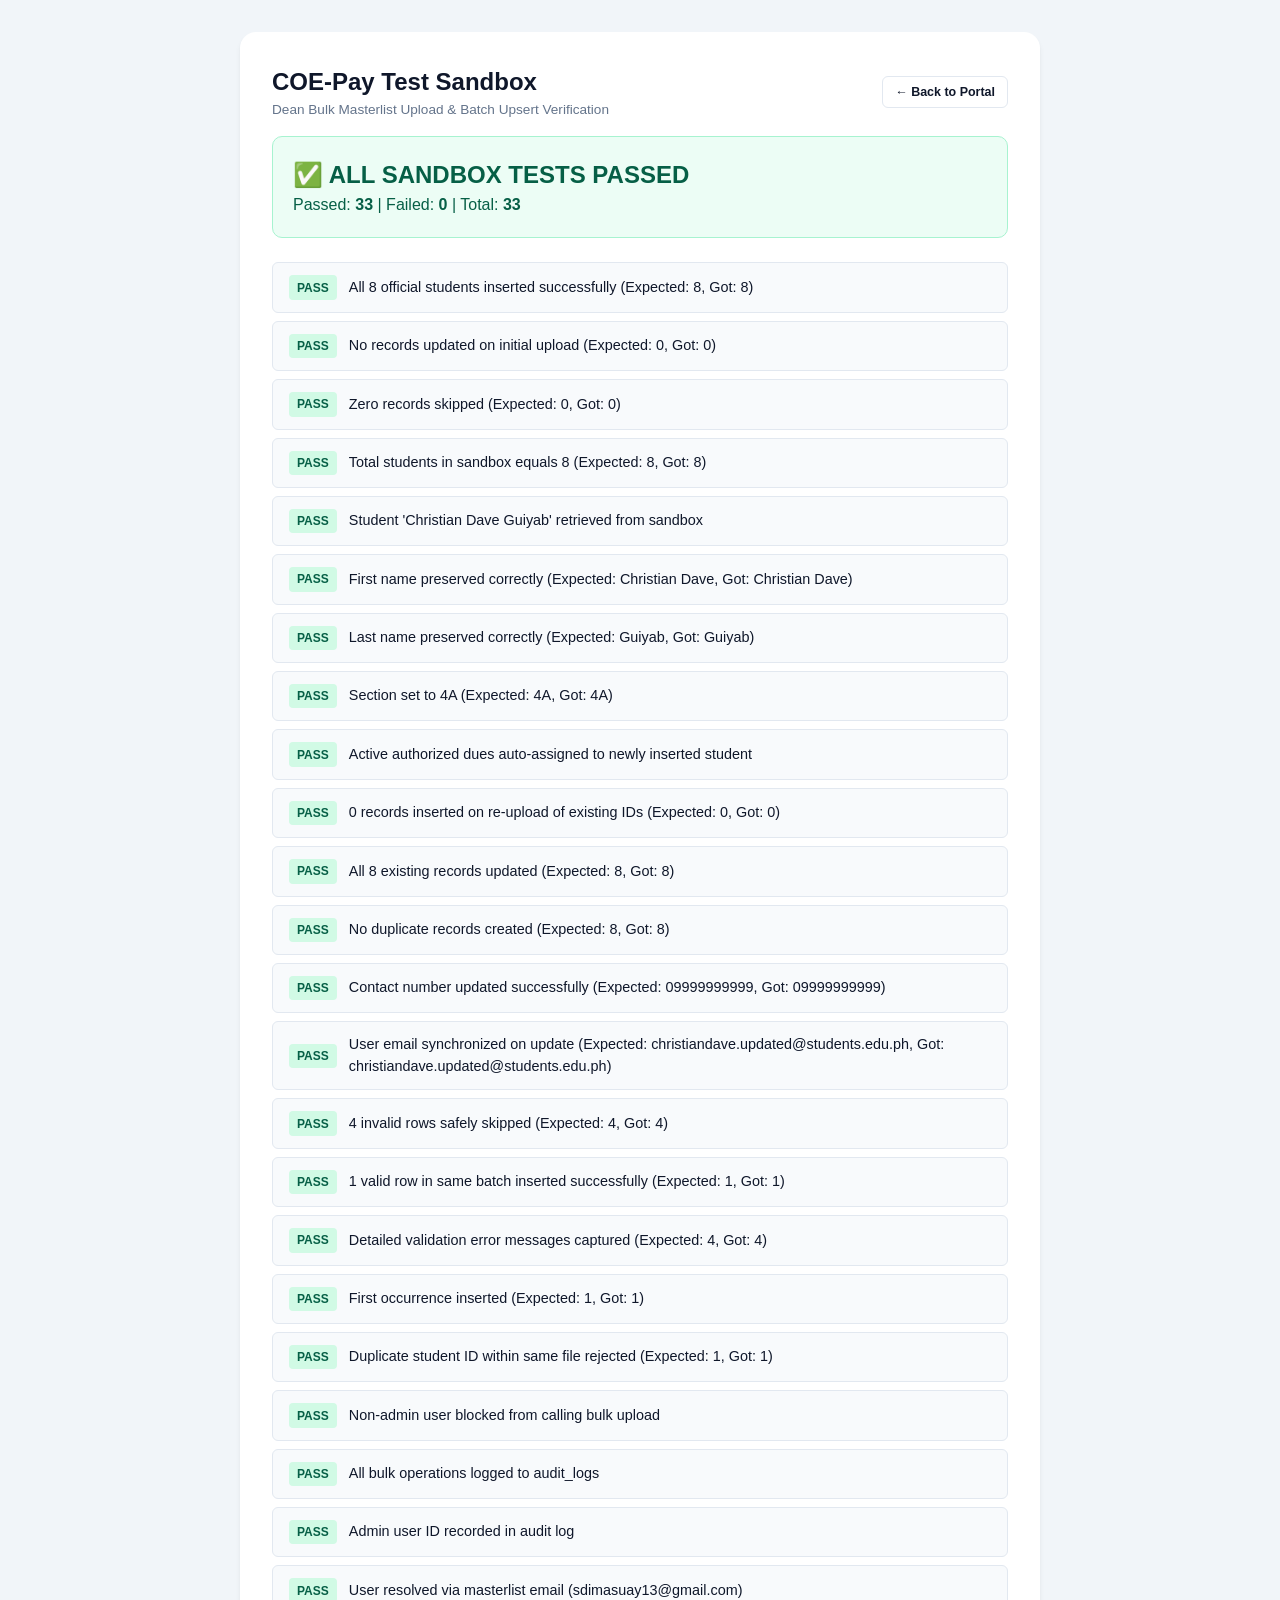
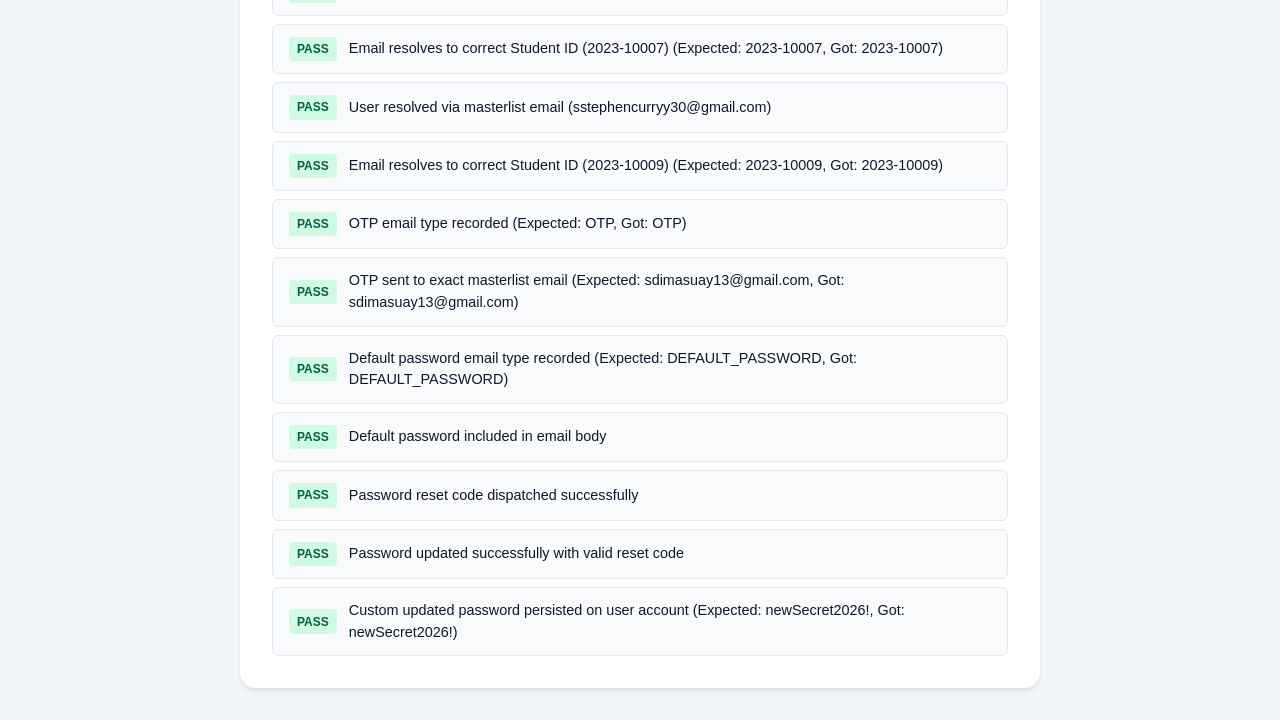
<file: tests/sandbox_runner.html>
<!DOCTYPE html>
<html lang="en">
<head>
  <meta charset="UTF-8">
  <meta name="viewport" content="width=device-width, initial-scale=1.0">
  <title>COE-Pay | Masterlist Bulk Upload Sandbox Test Runner</title>
  <link rel="stylesheet" href="../css/style.css">
  <style>
    body {
      background-color: #F1F5F9;
      font-family: 'Inter', -apple-system, BlinkMacSystemFont, sans-serif;
      padding: 2rem;
    }
    .test-container {
      max-width: 800px;
      margin: 0 auto;
      background: #FFFFFF;
      border-radius: var(--radius-lg);
      padding: 2rem;
      box-shadow: var(--shadow-md);
    }
    .test-header {
      padding: 1.25rem;
      border-radius: var(--radius-md);
      margin-bottom: 1.5rem;
    }
    .test-header.test-success {
      background-color: #ECFDF5;
      border: 1px solid #A7F3D0;
      color: #065F46;
    }
    .test-header.test-failure {
      background-color: #FEF2F2;
      border: 1px solid #FECACA;
      color: #991B1B;
    }
    .test-list {
      list-style: none;
      padding: 0;
      margin: 0;
      display: flex;
      flex-direction: column;
      gap: 0.5rem;
    }
    .test-item {
      display: flex;
      align-items: center;
      gap: 0.75rem;
      padding: 0.75rem 1rem;
      border-radius: var(--radius-sm);
      border: 1px solid #E2E8F0;
      font-size: 0.9rem;
    }
    .test-item.pass {
      background-color: #F8FAFC;
    }
    .test-item.fail {
      background-color: #FEF2F2;
      border-color: #F87171;
    }
    .test-badge {
      font-weight: 700;
      font-size: 0.75rem;
      padding: 0.2rem 0.5rem;
      border-radius: 4px;
    }
    .test-item.pass .test-badge {
      background-color: #D1FAE5;
      color: #065F46;
    }
    .test-item.fail .test-badge {
      background-color: #FEE2E2;
      color: #991B1B;
    }
  </style>
</head>
<body>
  <div class="test-container">
    <div class="flex-between mb-3">
      <div>
        <h1 style="font-size: 1.5rem; font-weight: 800; color: #0F172A;">COE-Pay Test Sandbox</h1>
        <p class="text-muted" style="font-size: 0.85rem;">Dean Bulk Masterlist Upload & Batch Upsert Verification</p>
      </div>
      <a href="../index.html" class="btn btn-sm btn-outline">← Back to Portal</a>
    </div>

    <div id="test-output">
      <div class="upload-loading-state">
        <div class="spinner-inline"></div>
        <span>Executing sandbox assertions...</span>
      </div>
    </div>
  </div>

  <!-- Engine Scripts -->
  <script src="../js/db-schema.js"></script>
  <script src="../js/db-engine.js"></script>
  <script src="test_masterlist_upsert_sandbox.js"></script>
</body>
</html>
</file>
<file: css/style.css>
/* ==========================================================================
   COE-Pay: Centralized Payment Authorization, Collection, and Monitoring System
   Institution: ICCT Colleges Foundation, Inc. - College of Engineering
   ========================================================================== */

:root {
  --font-family: 'Inter', -apple-system, BlinkMacSystemFont, "Segoe UI", Roboto, sans-serif;
  
  /* Academic Blue Palette */
  --primary-navy: #0A2540;
  --primary-blue: #0052CC;
  --primary-royal: #1E40AF;
  --primary-hover: #0747A6;
  --primary-subtle: #EBF3FF;
  
  /* Neutrals */
  --bg-page: #F8FAFC;
  --bg-surface: #FFFFFF;
  --bg-surface-alt: #F1F5F9;
  --text-main: #0F172A;
  --text-muted: #64748B;
  --text-subtle: #94A3B8;
  --border-color: #E2E8F0;
  --border-subtle: #F1F5F9;
  
  /* Status Colors */
  --success: #10B981;
  --success-subtle: #ECFDF5;
  --success-border: #A7F3D0;
  --amber: #F59E0B;
  --amber-subtle: #FFFBEB;
  --amber-border: #FDE68A;
  --danger: #EF4444;
  --danger-subtle: #FEF2F2;
  --danger-border: #FECACA;
  --indigo: #6366F1;
  --indigo-subtle: #EEF2FF;
  
  /* Radius & Shadows */
  --radius-sm: 6px;
  --radius-md: 10px;
  --radius-lg: 16px;
  --shadow-sm: 0 1px 2px rgba(0, 0, 0, 0.05);
  --shadow-md: 0 4px 6px -1px rgba(0, 0, 0, 0.07), 0 2px 4px -2px rgba(0, 0, 0, 0.07);
  --shadow-lg: 0 10px 15px -3px rgba(0, 0, 0, 0.08), 0 4px 6px -4px rgba(0, 0, 0, 0.04);
  --shadow-xl: 0 20px 25px -5px rgba(0, 0, 0, 0.1), 0 8px 10px -6px rgba(0, 0, 0, 0.08);
}

*, *::before, *::after {
  box-sizing: border-box;
  margin: 0;
  padding: 0;
}

body {
  font-family: var(--font-family);
  background-color: var(--bg-page);
  color: var(--text-main);
  line-height: 1.5;
  -webkit-font-smoothing: antialiased;
  min-height: 100vh;
}

/* ==========================================================================
   TOP NAVIGATION BAR
   ========================================================================== */
.top-navbar {
  background-color: var(--primary-navy);
  color: #FFFFFF;
  display: flex;
  justify-content: space-between;
  align-items: center;
  padding: 0 2rem;
  height: 70px;
  position: sticky;
  top: 0;
  z-index: 100;
  box-shadow: 0 2px 10px rgba(0, 0, 0, 0.15);
}

.brand-wrapper {
  display: flex;
  align-items: center;
  gap: 1rem;
}

.brand-logo {
  width: 44px;
  height: 44px;
  filter: drop-shadow(0 2px 4px rgba(0,0,0,0.2));
}

.brand-text h1 {
  font-size: 1.15rem;
  font-weight: 800;
  letter-spacing: -0.02em;
  color: #FFFFFF;
  line-height: 1.2;
}

.brand-text p {
  font-size: 0.72rem;
  color: #94A3B8;
  font-weight: 500;
  letter-spacing: 0.02em;
}

.nav-controls {
  display: flex;
  align-items: center;
  gap: 1rem;
}

.demo-switcher {
  display: flex;
  align-items: center;
}

.demo-select {
  background-color: #1E293B;
  color: #F8FAFC;
  border: 1px solid #334155;
  font-size: 0.8rem;
  border-radius: var(--radius-sm);
  padding: 0.35rem 0.75rem;
}

.nav-profile-pill {
  display: flex;
  align-items: center;
  gap: 0.75rem;
  background-color: rgba(255, 255, 255, 0.08);
  padding: 0.35rem 0.85rem;
  border-radius: 9999px;
  border: 1px solid rgba(255, 255, 255, 0.12);
}

.nav-avatar {
  width: 28px;
  height: 28px;
  border-radius: 50%;
  background: var(--primary-blue);
  display: flex;
  align-items: center;
  justify-content: center;
  font-size: 0.75rem;
  color: #FFFFFF;
}

.nav-user-name {
  font-size: 0.82rem;
  font-weight: 600;
  line-height: 1.1;
}

.nav-user-sub {
  font-size: 0.68rem;
  color: #94A3B8;
}

/* ==========================================================================
   LAYOUT CONTAINERS
   ========================================================================== */
.main-wrapper {
  max-width: 1380px;
  margin: 0 auto;
  padding: 2rem 1.5rem 4rem;
}

.view-header {
  display: flex;
  justify-content: space-between;
  align-items: flex-start;
  margin-bottom: 2rem;
}

.page-title {
  font-size: 1.75rem;
  font-weight: 800;
  color: var(--primary-navy);
  letter-spacing: -0.02em;
  margin-top: 0.35rem;
}

.page-subtitle {
  color: var(--text-muted);
  font-size: 0.9rem;
  margin-top: 0.2rem;
}

.header-actions {
  display: flex;
  gap: 0.75rem;
  align-items: center;
}

/* ==========================================================================
   CARDS & GRIDS
   ========================================================================== */
.stats-grid {
  display: grid;
  grid-template-columns: repeat(auto-fit, minmax(260px, 1fr));
  gap: 1.25rem;
  margin-bottom: 2rem;
}

.stat-card {
  background: var(--bg-surface);
  border-radius: var(--radius-md);
  padding: 1.25rem 1.5rem;
  border: 1px solid var(--border-color);
  box-shadow: var(--shadow-sm);
  display: flex;
  gap: 1.25rem;
  align-items: center;
  transition: transform 0.15s ease, box-shadow 0.15s ease;
}

.stat-card:hover {
  transform: translateY(-2px);
  box-shadow: var(--shadow-md);
}

.card-pulse {
  border-left: 4px solid var(--amber);
}

.stat-card.clickable-card {
  cursor: pointer;
  position: relative;
  transition: transform 0.15s ease, box-shadow 0.15s ease, border-color 0.15s ease;
  user-select: none;
}

.stat-card.clickable-card:hover {
  transform: translateY(-3px);
  box-shadow: 0 8px 20px -4px rgba(15, 23, 42, 0.12), 0 4px 6px -2px rgba(15, 23, 42, 0.05);
  border-color: #0284c7;
}

.stat-card.clickable-card:active {
  transform: translateY(-1px);
}

.stat-card.clickable-card .card-click-pill {
  position: absolute;
  top: 10px;
  right: 12px;
  font-size: 0.68rem;
  font-weight: 600;
  color: var(--text-muted);
  background: var(--bg-main);
  border: 1px solid var(--border-color);
  padding: 2px 7px;
  border-radius: 9999px;
  display: flex;
  align-items: center;
  gap: 4px;
  transition: all 0.15s ease;
}

.stat-card.clickable-card:hover .card-click-pill {
  color: #0284c7;
  border-color: #0284c7;
  background: #f0f9ff;
}

.stat-icon {
  width: 52px;
  height: 52px;
  border-radius: var(--radius-md);
  display: flex;
  align-items: center;
  justify-content: center;
  font-size: 1.35rem;
}

.stat-label {
  font-size: 0.8rem;
  font-weight: 600;
  color: var(--text-muted);
  text-transform: uppercase;
  letter-spacing: 0.04em;
}

.stat-value {
  font-size: 1.6rem;
  font-weight: 800;
  color: var(--primary-navy);
  line-height: 1.2;
  margin: 0.15rem 0;
}

.stat-footnote {
  font-size: 0.75rem;
}

.card {
  background: var(--bg-surface);
  border-radius: var(--radius-md);
  border: 1px solid var(--border-color);
  box-shadow: var(--shadow-sm);
  overflow: hidden;
  margin-bottom: 2rem;
}

.card-header {
  padding: 1.25rem 1.75rem;
  border-bottom: 1px solid var(--border-color);
  background-color: #FAFAFC;
}

.card-title {
  font-size: 1.15rem;
  font-weight: 700;
  color: var(--primary-navy);
}

.card-subtitle {
  font-size: 0.82rem;
  color: var(--text-muted);
  margin-top: 0.15rem;
}

.card-body {
  padding: 1.75rem;
}

.card-body.p-0 {
  padding: 0;
}

/* ==========================================================================
   TABS NAVIGATION
   ========================================================================== */
.admin-tabs-nav {
  display: flex;
  gap: 0.5rem;
  border-bottom: 2px solid var(--border-color);
  margin-bottom: 1.5rem;
}

.tab-btn {
  background: transparent;
  border: none;
  font-family: inherit;
  font-size: 0.9rem;
  font-weight: 600;
  color: var(--text-muted);
  padding: 0.75rem 1.25rem;
  cursor: pointer;
  border-bottom: 3px solid transparent;
  margin-bottom: -2px;
  display: flex;
  align-items: center;
  gap: 0.5rem;
  transition: all 0.2s ease;
}

.tab-btn:hover {
  color: var(--primary-blue);
}

.tab-btn.active {
  color: var(--primary-blue);
  border-bottom-color: var(--primary-blue);
}

.admin-tab-content {
  display: none;
}

.admin-tab-content.active {
  display: block;
}

/* ==========================================================================
   DATA TABLES
   ========================================================================== */
.table-responsive {
  width: 100%;
  overflow-x: auto;
}

.data-table {
  width: 100%;
  border-collapse: collapse;
  text-align: left;
  font-size: 0.85rem;
}

.data-table th {
  background-color: #F8FAFC;
  color: var(--text-muted);
  font-weight: 700;
  font-size: 0.75rem;
  text-transform: uppercase;
  letter-spacing: 0.05em;
  padding: 0.85rem 1.25rem;
  border-bottom: 1px solid var(--border-color);
}

.data-table td {
  padding: 0.95rem 1.25rem;
  border-bottom: 1px solid var(--border-subtle);
  color: var(--text-main);
  vertical-align: middle;
}

.data-table tbody tr:hover {
  background-color: #F8FAFC;
}

.font-mono-sm {
  font-family: ui-monospace, SFMono-Regular, Menlo, Monaco, Consolas, monospace;
  font-size: 0.78rem;
}

/* ==========================================================================
   BADGES & PILLS
   ========================================================================== */
.badge {
  display: inline-flex;
  align-items: center;
  gap: 0.35rem;
  font-size: 0.72rem;
  font-weight: 700;
  padding: 0.25rem 0.6rem;
  border-radius: var(--radius-sm);
  text-transform: uppercase;
  letter-spacing: 0.03em;
}

.badge-developer {
  background-color: #31104B;
  color: #E9D5FF;
  border: 1px solid #9333EA;
}

.badge-coordinator,
.badge-admin {
  background-color: #1E1B4B;
  color: #C7D2FE;
  border: 1px solid #4338CA;
}

.badge-officer,
.badge-personnel {
  background-color: #064E3B;
  color: #A7F3D0;
  border: 1px solid #059669;
}

.badge-student {
  background-color: #082F49;
  color: #BAE6FD;
  border: 1px solid #0284C7;
}

.badge-success {
  background-color: var(--success-subtle);
  color: #065F46;
  border: 1px solid var(--success-border);
}

.badge-amber {
  background-color: var(--amber-subtle);
  color: #92400E;
  border: 1px solid var(--amber-border);
}

.badge-danger {
  background-color: var(--danger-subtle);
  color: #991B1B;
  border: 1px solid var(--danger-border);
}

.badge-outline {
  background-color: transparent;
  color: var(--primary-blue);
  border: 1px solid #BFDBFE;
}

.badge-light {
  background-color: #F1F5F9;
  color: #475569;
}

.badge-secondary {
  background-color: #E2E8F0;
  color: #475569;
}

.cohort-tag {
  background: #EFF6FF;
  color: #1E40AF;
  font-weight: 600;
  padding: 0.2rem 0.5rem;
  border-radius: 4px;
  font-size: 0.75rem;
}

.gcash-ref-code {
  background: #F0FDF4;
  color: #166534;
  border: 1px solid #BBF7D0;
  font-family: monospace;
  font-weight: 700;
  padding: 0.15rem 0.4rem;
  border-radius: 4px;
}

.status-dot {
  display: inline-flex;
  align-items: center;
  gap: 0.4rem;
  font-weight: 600;
}

.status-dot::before {
  content: '';
  width: 8px;
  height: 8px;
  border-radius: 50%;
}

.status-active::before { background-color: var(--success); }
.status-inactive::before { background-color: var(--danger); }

/* ==========================================================================
   BUTTONS & FORMS
   ========================================================================== */
.btn {
  display: inline-flex;
  align-items: center;
  justify-content: center;
  gap: 0.45rem;
  font-family: inherit;
  font-size: 0.85rem;
  font-weight: 600;
  padding: 0.55rem 1rem;
  border-radius: var(--radius-sm);
  border: 1px solid transparent;
  cursor: pointer;
  transition: all 0.15s ease;
  text-decoration: none;
}

.btn-sm {
  padding: 0.35rem 0.75rem;
  font-size: 0.78rem;
}

.btn-xs {
  padding: 0.25rem 0.55rem;
  font-size: 0.72rem;
  border-radius: 4px;
}

.btn-lg {
  padding: 0.8rem 1.5rem;
  font-size: 1rem;
}

.btn-primary {
  background-color: var(--primary-blue);
  color: #FFFFFF;
}
.btn-primary:hover {
  background-color: var(--primary-hover);
}

.btn-success {
  background-color: var(--success);
  color: #FFFFFF;
}
.btn-success:hover {
  background-color: #059669;
}

.btn-danger {
  background-color: var(--danger);
  color: #FFFFFF;
}
.btn-danger:hover {
  background-color: #DC2626;
}

.btn-outline {
  background-color: transparent;
  border-color: var(--border-color);
  color: var(--text-main);
}
.btn-outline:hover {
  background-color: var(--bg-surface-alt);
}

.btn-outline-primary {
  background-color: transparent;
  border-color: var(--primary-blue);
  color: var(--primary-blue);
}
.btn-outline-primary:hover {
  background-color: var(--primary-subtle);
}

.btn-outline-danger {
  background-color: transparent;
  border-color: rgba(239, 68, 68, 0.4);
  color: #F87171;
}
.btn-outline-danger:hover {
  background-color: rgba(239, 68, 68, 0.15);
  color: #FFFFFF;
}

.btn-outline-secondary {
  background-color: transparent;
  border-color: rgba(255, 255, 255, 0.2);
  color: #CBD5E1;
}
.btn-outline-secondary:hover {
  background-color: rgba(255, 255, 255, 0.1);
  color: #FFFFFF;
}

.btn-outline-success {
  background-color: transparent;
  border-color: var(--success);
  color: var(--success);
}
.btn-outline-success:hover {
  background-color: var(--success-subtle);
}

.btn-link-sm {
  background: none;
  border: none;
  color: var(--primary-blue);
  font-size: 0.75rem;
  font-weight: 600;
  cursor: pointer;
  padding: 0;
}
.btn-link-sm:hover { text-decoration: underline; }

.form-group {
  margin-bottom: 0.85rem;
}

.form-label {
  display: block;
  font-size: 0.82rem;
  font-weight: 600;
  color: var(--text-main);
  margin-bottom: 0.35rem;
}

.form-control, .form-select {
  width: 100%;
  font-family: inherit;
  font-size: 0.88rem;
  padding: 0.55rem 0.85rem;
  border-radius: var(--radius-sm);
  border: 1px solid var(--border-color);
  background-color: var(--bg-surface);
  color: var(--text-main);
  outline: none;
  transition: border-color 0.15s ease, box-shadow 0.15s ease;
}

.form-control:focus, .form-select:focus {
  border-color: var(--primary-blue);
  box-shadow: 0 0 0 3px rgba(0, 82, 204, 0.12);
}

.form-hint {
  font-size: 0.72rem;
  color: var(--text-muted);
  margin-top: 0.25rem;
}

.input-with-icon {
  position: relative;
  display: flex;
  align-items: center;
}

.input-with-icon i {
  position: absolute;
  left: 0.85rem;
  color: var(--text-subtle);
}

.input-with-icon input {
  padding-left: 2.35rem;
}

/* ==========================================================================
   STUDENT PORTAL SPECIFICS
   ========================================================================== */
.student-profile-banner {
  background: linear-gradient(135deg, var(--primary-navy) 0%, #1E3A8A 100%);
  color: #FFFFFF;
  border-radius: var(--radius-lg);
  padding: 2rem;
  display: flex;
  align-items: center;
  gap: 1.75rem;
  box-shadow: var(--shadow-md);
  margin-bottom: 2rem;
}

.avatar-circle {
  width: 72px;
  height: 72px;
  border-radius: 50%;
  background: rgba(255, 255, 255, 0.15);
  border: 2px solid rgba(255, 255, 255, 0.3);
  display: flex;
  align-items: center;
  justify-content: center;
  font-size: 2rem;
  color: #FFFFFF;
}

.student-info-main {
  flex: 1;
}

.student-meta-top {
  display: flex;
  align-items: center;
  gap: 0.75rem;
}

.student-id-tag {
  font-size: 0.82rem;
  color: #93C5FD;
}

.student-name {
  font-size: 1.6rem;
  font-weight: 800;
  margin: 0.2rem 0;
  letter-spacing: -0.01em;
}

.student-details {
  font-size: 0.85rem;
  color: #E2E8F0;
}

.student-clearance-status {
  min-width: 200px;
  background: rgba(255, 255, 255, 0.1);
  padding: 1rem 1.25rem;
  border-radius: var(--radius-md);
  border: 1px solid rgba(255, 255, 255, 0.15);
}

.badge-cleared-full {
  color: #34D399;
  font-weight: 800;
  font-size: 0.95rem;
  display: flex;
  align-items: center;
  gap: 0.4rem;
}

.badge-cleared-pending {
  color: #FBBF24;
  font-weight: 800;
  font-size: 0.95rem;
  display: flex;
  align-items: center;
  gap: 0.4rem;
}

.progress-bar-container {
  width: 100%;
  height: 8px;
  background-color: rgba(255, 255, 255, 0.2);
  border-radius: 9999px;
  overflow: hidden;
}

.progress-bar-container.small {
  height: 6px;
  background-color: #E2E8F0;
}

.progress-bar-fill {
  height: 100%;
  background-color: var(--success);
  border-radius: 9999px;
  transition: width 0.4s ease;
}

/* Due Cards */
.dues-cards-list {
  display: grid;
  grid-template-columns: repeat(auto-fill, minmax(340px, 1fr));
  gap: 1.5rem;
}

.due-card {
  background: var(--bg-surface);
  border-radius: var(--radius-md);
  border: 1px solid var(--border-color);
  box-shadow: var(--shadow-sm);
  display: flex;
  flex-direction: column;
  justify-content: space-between;
  padding: 1.5rem;
  transition: transform 0.15s ease, box-shadow 0.15s ease;
}

.due-card:hover {
  transform: translateY(-2px);
  box-shadow: var(--shadow-md);
}

.due-card-overdue {
  border-left: 5px solid var(--danger);
}

.due-card-paid {
  border-left: 5px solid var(--success);
  background-color: #FAFCFF;
}

.due-card-title {
  font-size: 1.1rem;
  font-weight: 700;
  color: var(--primary-navy);
  line-height: 1.3;
}

.due-card-desc {
  font-size: 0.82rem;
  color: var(--text-muted);
  margin-top: 0.35rem;
}

.due-card-amount {
  font-size: 1.5rem;
  font-weight: 800;
  color: var(--primary-navy);
}

.due-gcash-target {
  background: #F8FAFC;
  padding: 0.65rem 0.85rem;
  border-radius: var(--radius-sm);
  border: 1px dashed var(--border-color);
  font-size: 0.8rem;
}

.trans-status-strip {
  background: #F0FDF4;
  border: 1px solid #BBF7D0;
  padding: 0.5rem 0.75rem;
  border-radius: var(--radius-sm);
}

.due-card-footer {
  margin-top: 1.25rem;
  padding-top: 1rem;
  border-top: 1px solid var(--border-subtle);
}

/* ==========================================================================
   GCASH PAYMENT & QR MODAL
   ========================================================================== */
.payment-steps-header {
  display: flex;
  align-items: center;
  justify-content: space-between;
  background-color: #F8FAFC;
  padding: 0.75rem 1rem;
  border-radius: var(--radius-md);
  border: 1px solid var(--border-color);
}

.step-badge {
  font-size: 0.78rem;
  font-weight: 700;
  color: var(--text-muted);
}

.step-badge.active {
  color: var(--primary-blue);
}

.gcash-instruction-card {
  background: #F0F7FF;
  border-radius: var(--radius-md);
  padding: 1.25rem;
  border: 1px solid #BFDBFE;
}

.gcash-header-pill {
  display: flex;
  align-items: center;
  gap: 0.5rem;
  font-weight: 700;
  color: #007DFE;
  font-size: 0.85rem;
}

.img-responsive-qr {
  max-width: 170px;
  height: auto;
  border-radius: var(--radius-sm);
  box-shadow: 0 4px 10px rgba(0,0,0,0.08);
}

.qr-caption {
  font-size: 0.72rem;
  color: var(--text-muted);
  font-weight: 600;
}

.gcash-number-copy-box {
  background: #FFFFFF;
  border: 1px solid #93C5FD;
  padding: 0.65rem 0.85rem;
  border-radius: var(--radius-sm);
}

.gcash-num-text {
  font-family: monospace;
  font-weight: 800;
  font-size: 1.15rem;
  color: #007DFE;
}

.receipt-upload-box {
  border: 2px dashed #93C5FD;
  background-color: #F8FAFC;
  padding: 1.25rem;
  border-radius: var(--radius-md);
  text-align: center;
}

/* ==========================================================================
   LOGIN PAGE
   ========================================================================== */
.login-page-wrapper {
  min-height: 100vh;
  display: flex;
  align-items: center;
  justify-content: center;
  padding: 2rem 1rem;
  background: radial-gradient(circle at top right, #1E3A8A 0%, var(--primary-navy) 100%);
}

.login-card {
  background: #FFFFFF;
  border-radius: var(--radius-lg);
  max-width: 480px;
  width: 100%;
  box-shadow: var(--shadow-xl);
  overflow: hidden;
}

.login-brand {
  background: linear-gradient(180deg, #0A2540 0%, #112E51 100%);
  color: #FFFFFF;
  text-align: center;
  padding: 2.25rem 1.5rem 1.75rem;
}

.login-seal {
  width: 76px;
  height: 76px;
  margin-bottom: 0.75rem;
  filter: drop-shadow(0 4px 6px rgba(0,0,0,0.3));
}

.login-brand h2 {
  font-size: 1.1rem;
  font-weight: 800;
  letter-spacing: -0.01em;
}

.login-brand h3 {
  font-size: 0.82rem;
  font-weight: 500;
  color: #93C5FD;
  margin-top: 0.15rem;
}

.system-title {
  display: inline-block;
  background: rgba(245, 158, 11, 0.2);
  color: #FBBF24;
  font-weight: 800;
  font-size: 0.85rem;
  padding: 0.25rem 0.75rem;
  border-radius: 9999px;
  margin-top: 0.65rem;
  border: 1px solid rgba(245, 158, 11, 0.3);
}

.login-tagline {
  font-size: 0.75rem;
  color: #CBD5E1;
  margin-top: 0.5rem;
}

.login-form-box {
  padding: 2rem;
}

.demo-one-click-box {
  background-color: #F8FAFC;
  border: 1px solid var(--border-color);
  padding: 1rem;
  border-radius: var(--radius-md);
}

.demo-title {
  font-size: 0.75rem;
  font-weight: 700;
  color: var(--text-muted);
  text-transform: uppercase;
  letter-spacing: 0.04em;
  margin-bottom: 0.5rem;
}

.demo-btn-grid {
  display: grid;
  grid-template-columns: 1fr 1fr;
  gap: 0.5rem;
}

.login-footer-security {
  font-size: 0.72rem;
  color: var(--text-muted);
  text-align: center;
}

.login-card-unified {
  max-width: 680px !important;
}

.roles-login-grid {
  display: grid;
  grid-template-columns: 1fr 1fr;
  gap: 0.75rem;
}

@media (max-width: 640px) {
  .roles-login-grid {
    grid-template-columns: 1fr;
  }
}

.role-login-card {
  display: flex;
  align-items: flex-start;
  gap: 0.75rem;
  background-color: #FFFFFF;
  border: 1.5px solid var(--border-color);
  border-radius: var(--radius-md);
  padding: 0.85rem;
  cursor: pointer;
  transition: all 0.2s ease-in-out;
  text-align: left;
}

.role-login-card:hover {
  transform: translateY(-2px);
  box-shadow: var(--shadow-md);
  border-color: var(--accent-blue);
  background-color: #F8FAFC;
}

.role-card-developer:hover {
  border-color: #9333EA;
  background-color: #FAF5FF;
}

.role-card-coordinator:hover {
  border-color: #4338CA;
  background-color: #EEF2FF;
}

.role-card-officer:hover {
  border-color: #059669;
  background-color: #F0FDF4;
}

.role-card-student:hover {
  border-color: #0284C7;
  background-color: #F0F9FF;
}

.role-icon-col {
  width: 38px;
  height: 38px;
  border-radius: 8px;
  display: flex;
  align-items: center;
  justify-content: center;
  font-size: 1.15rem;
  flex-shrink: 0;
}

.role-card-developer .role-icon-col {
  background-color: #F3E8FF;
  color: #7E22CE;
}

.role-card-coordinator .role-icon-col {
  background-color: #E0E7FF;
  color: #3730A3;
}

.role-card-officer .role-icon-col {
  background-color: #DCFCE7;
  color: #15803D;
}

.role-card-student .role-icon-col {
  background-color: #E0F2FE;
  color: #0369A1;
}

.role-text-col {
  flex-grow: 1;
}

.role-name-title {
  font-size: 0.9rem;
  font-weight: 700;
  color: var(--text-main);
  line-height: 1.2;
}

.role-badge-tag {
  margin: 0.2rem 0;
}

.role-badge-tag .badge {
  font-size: 0.65rem;
  padding: 0.15rem 0.4rem;
}

.role-desc {
  font-size: 0.72rem;
  color: var(--text-muted);
  line-height: 1.3;
}

/* Developer Role Matrix */
.role-matrix-grid {
  display: grid;
  grid-template-columns: repeat(4, 1fr);
  gap: 1rem;
}

@media (max-width: 900px) {
  .role-matrix-grid {
    grid-template-columns: repeat(2, 1fr);
  }
}

.role-matrix-card {
  background-color: #FFFFFF;
  border: 1px solid var(--border-color);
  border-radius: var(--radius-md);
  padding: 1rem;
  display: flex;
  flex-direction: column;
  justify-content: space-between;
}

.role-matrix-card.active {
  border-color: #9333EA;
  background-color: #FAF5FF;
  box-shadow: 0 0 0 2px rgba(147, 51, 234, 0.2);
}

.role-matrix-header {
  display: flex;
  justify-content: space-between;
  align-items: center;
}

.current-pill {
  font-size: 0.68rem;
  font-weight: 700;
  color: #7E22CE;
  background-color: #F3E8FF;
  padding: 0.15rem 0.45rem;
  border-radius: 9999px;
}

/* ==========================================================================
   MODAL DIALOG
   ========================================================================== */
.modal-backdrop {
  position: fixed;
  top: 0;
  left: 0;
  width: 100vw;
  height: 100vh;
  background-color: rgba(10, 37, 64, 0.65);
  backdrop-filter: blur(4px);
  z-index: 1000;
  display: none;
  align-items: center;
  justify-content: center;
  padding: 1.5rem;
}

.modal-dialog {
  background: var(--bg-surface);
  border-radius: var(--radius-lg);
  max-width: 600px;
  width: 100%;
  max-height: 90vh;
  display: flex;
  flex-direction: column;
  box-shadow: var(--shadow-xl);
  overflow: hidden;
  animation: modalIn 0.2s ease-out;
}

.modal-dialog.modal-lg {
  max-width: 900px;
}

@keyframes modalIn {
  from { opacity: 0; transform: scale(0.96) translateY(10px); }
  to { opacity: 1; transform: scale(1) translateY(0); }
}

.modal-header {
  padding: 1.25rem 1.75rem;
  border-bottom: 1px solid var(--border-color);
  display: flex;
  justify-content: space-between;
  align-items: center;
  background-color: #FAFAFC;
}

.modal-title {
  font-size: 1.15rem;
  font-weight: 700;
  color: var(--primary-navy);
}

.modal-close-btn {
  background: transparent;
  border: none;
  font-size: 1.25rem;
  color: var(--text-muted);
  cursor: pointer;
  padding: 0.25rem;
}
.modal-close-btn:hover { color: var(--danger); }

.modal-body {
  padding: 1.75rem;
  overflow-y: auto;
}

.modal-footer {
  padding: 1rem 1.75rem;
  border-top: 1px solid var(--border-color);
  background-color: #FAFAFC;
  display: flex;
  justify-content: flex-end;
  gap: 0.75rem;
}

/* ==========================================================================
   PRINTABLE CLEARANCE CERTIFICATE & VOUCHER
   ========================================================================== */
.clearance-certificate-print {
  background: #FFFFFF;
  padding: 2.5rem;
  border: 2px solid #0A2540;
  border-radius: var(--radius-sm);
  color: #0F172A;
  box-shadow: var(--shadow-sm);
}

.cert-header {
  display: flex;
  align-items: center;
  gap: 1.5rem;
  margin-bottom: 1rem;
}

.cert-institution h2 {
  font-size: 1.25rem;
  font-weight: 900;
  color: #0A2540;
  letter-spacing: -0.01em;
}

.cert-institution h3 {
  font-size: 0.95rem;
  font-weight: 700;
  color: #1E40AF;
}

.cert-institution p {
  font-size: 0.75rem;
  color: #64748B;
}

.cert-institution h4 {
  font-size: 0.9rem;
  font-weight: 800;
  color: #D97706;
  margin-top: 0.4rem;
  letter-spacing: 0.05em;
}

.cert-divider {
  height: 4px;
  background: linear-gradient(90deg, #0A2540 0%, #F59E0B 50%, #0A2540 100%);
  margin: 1rem 0 1.5rem;
}

.cert-meta-grid {
  display: grid;
  grid-template-columns: repeat(2, 1fr);
  gap: 0.75rem 1.5rem;
  background: #F8FAFC;
  padding: 1rem 1.25rem;
  border-radius: var(--radius-sm);
  border: 1px solid #E2E8F0;
  margin-bottom: 1.5rem;
}

.cert-meta-item .label {
  font-size: 0.75rem;
  color: #64748B;
  display: block;
}

.cert-meta-item .value {
  font-size: 0.9rem;
  font-weight: 700;
}

.cert-meta-item .value.highlight {
  color: #0052CC;
  font-family: monospace;
  font-size: 1rem;
}

.status-cleared {
  color: #059669;
}

.cert-section-title {
  font-size: 0.8rem;
  font-weight: 800;
  color: #0A2540;
  text-transform: uppercase;
  letter-spacing: 0.06em;
  margin: 1.25rem 0 0.5rem;
  border-bottom: 1px solid #E2E8F0;
  padding-bottom: 0.25rem;
}

.cert-table {
  width: 100%;
  border-collapse: collapse;
  font-size: 0.85rem;
}

.cert-table th {
  text-align: left;
  padding: 0.4rem 0.5rem;
  color: #475569;
  font-weight: 600;
  border-bottom: 1px solid #F1F5F9;
}

.cert-table td {
  padding: 0.4rem 0.5rem;
  border-bottom: 1px solid #F1F5F9;
}

.cert-signatures {
  display: flex;
  justify-content: space-between;
  margin-top: 3rem;
  padding: 0 2rem;
}

.sig-box {
  text-align: center;
  width: 240px;
}

.sig-line {
  border-bottom: 1px solid #0F172A;
  margin-bottom: 0.5rem;
}

.sig-box p {
  font-size: 0.85rem;
  line-height: 1.2;
}

.sig-box span {
  font-size: 0.72rem;
  color: #64748B;
}

.cert-footer {
  margin-top: 2rem;
  text-align: center;
  font-size: 0.72rem;
  color: #94A3B8;
  border-top: 1px dashed #CBD5E1;
  padding-top: 0.75rem;
}

/* ==========================================================================
   ALERTS, TOASTS & UTILITIES
   ========================================================================== */
.alert {
  display: flex;
  align-items: flex-start;
  gap: 0.75rem;
  padding: 0.85rem 1.15rem;
  border-radius: var(--radius-sm);
  font-size: 0.85rem;
  line-height: 1.4;
}

.alert-info { background: #EFF6FF; border: 1px solid #BFDBFE; color: #1E40AF; }
.alert-warning { background: var(--amber-subtle); border: 1px solid var(--amber-border); color: #92400E; }
.alert-danger { background: var(--danger-subtle); border: 1px solid var(--danger-border); color: #991B1B; }

#toast-container {
  position: fixed;
  bottom: 1.5rem;
  right: 1.5rem;
  z-index: 2000;
  display: flex;
  flex-direction: column;
  gap: 0.5rem;
}

.toast {
  background: var(--primary-navy);
  color: #FFFFFF;
  padding: 0.85rem 1.25rem;
  border-radius: var(--radius-md);
  box-shadow: var(--shadow-lg);
  font-size: 0.85rem;
  display: flex;
  align-items: center;
  gap: 0.75rem;
  transition: all 0.25s ease;
}

.toast-success { border-left: 4px solid var(--success); }
.toast-warning { border-left: 4px solid var(--amber); }
.toast-danger { border-left: 4px solid var(--danger); }
.toast-info { border-left: 4px solid var(--primary-blue); }

.toast-enter { opacity: 0; transform: translateY(20px); }
.toast-leave { opacity: 0; transform: translateX(50px); }

.flex-between { display: flex; justify-content: space-between; align-items: center; }
.flex-gap { display: flex; gap: 0.5rem; align-items: center; }
.grid-2-col { display: grid; grid-template-columns: 1fr 1fr; gap: 1rem; }
.grid-3-col { display: grid; grid-template-columns: 1fr 1fr 1fr; gap: 0.75rem; }
.text-right { text-align: right; }
.text-center { text-align: center; }
.font-bold { font-weight: 700; }
.text-primary { color: var(--primary-blue); }
.text-success { color: var(--success); }
.text-amber { color: var(--amber); }
.text-danger { color: var(--danger); }
.text-muted { color: var(--text-muted); }
.bg-blue-subtle { background-color: var(--primary-subtle); }
.bg-emerald-subtle { background-color: var(--success-subtle); }
.bg-amber-subtle { background-color: var(--amber-subtle); }
.bg-indigo-subtle { background-color: var(--indigo-subtle); }
.sr-only { position: absolute; width: 1px; height: 1px; padding: 0; margin: -1px; overflow: hidden; clip: rect(0, 0, 0, 0); border: 0; }
.mt-1 { margin-top: 0.25rem; }
.mt-2 { margin-top: 0.5rem; }
.mt-3 { margin-top: 1rem; }
.mt-4 { margin-top: 1.5rem; }
.mb-2 { margin-bottom: 0.5rem; }
.mb-3 { margin-bottom: 1rem; }
.w-100 { width: 100%; }

/* ==========================================================================
   BULK MASTERLIST UPLOAD COMPONENT
   ========================================================================== */
.bulk-upload-wrapper {
  display: flex;
  flex-direction: column;
  gap: 1rem;
}

.bulk-upload-header-banner {
  display: flex;
  justify-content: space-between;
  align-items: flex-start;
  gap: 1rem;
  padding: 0.85rem 1.15rem;
  background-color: var(--primary-subtle);
  border: 1px solid #BFDBFE;
  border-radius: var(--radius-md);
}

.bulk-upload-header-banner h4 {
  font-size: 0.95rem;
  font-weight: 700;
  color: var(--primary-navy);
  margin-bottom: 0.2rem;
}

.template-download-buttons {
  display: flex;
  gap: 0.5rem;
  flex-shrink: 0;
  flex-wrap: wrap;
}

.upload-dropzone {
  border: 2px dashed #93C5FD;
  background-color: #F8FAFC;
  border-radius: var(--radius-lg);
  padding: 2.25rem 1.5rem;
  text-align: center;
  cursor: pointer;
  transition: all 0.2s ease-in-out;
  position: relative;
}

.upload-dropzone:hover {
  border-color: var(--accent-blue);
  background-color: #EFF6FF;
}

.upload-dropzone.drag-over {
  border-color: var(--success);
  background-color: #ECFDF5;
  transform: scale(1.01);
}

.dropzone-icon {
  font-size: 2.5rem;
  color: var(--accent-blue);
  margin-bottom: 0.5rem;
}

.upload-dropzone.drag-over .dropzone-icon {
  color: var(--success);
}

.dropzone-text {
  font-size: 1rem;
  font-weight: 600;
  color: var(--text-main);
  margin-bottom: 0.25rem;
}

.dropzone-subtext {
  font-size: 0.8rem;
  color: var(--text-muted);
}

.file-pill {
  display: inline-flex;
  align-items: center;
  gap: 0.5rem;
  margin-top: 1rem;
  padding: 0.4rem 0.85rem;
  background-color: #FFFFFF;
  border: 1px solid #BFDBFE;
  border-radius: 9999px;
  font-size: 0.85rem;
  color: var(--text-main);
  box-shadow: var(--shadow-sm);
}

.pill-remove-btn {
  background: none;
  border: none;
  color: var(--text-muted);
  cursor: pointer;
  padding: 0 0.25rem;
  font-size: 0.85rem;
  transition: color 0.15s;
}

.pill-remove-btn:hover {
  color: var(--danger);
}

.upload-loading-state {
  display: flex;
  align-items: center;
  justify-content: center;
  gap: 0.75rem;
  padding: 1.25rem;
  font-size: 0.9rem;
  color: var(--accent-blue);
  font-weight: 500;
  background-color: #F0F9FF;
  border-radius: var(--radius-md);
  border: 1px solid #BAE6FD;
}

.preview-metrics-grid {
  display: grid;
  grid-template-columns: repeat(4, 1fr);
  gap: 0.75rem;
}

.preview-stat-card {
  background: #FFFFFF;
  border: 1px solid var(--border-color);
  border-radius: var(--radius-md);
  padding: 0.75rem 1rem;
  display: flex;
  flex-direction: column;
}

.preview-stat-card.stat-success {
  border-left: 4px solid var(--success);
  background-color: #F0FDF4;
}

.preview-stat-card.stat-info {
  border-left: 4px solid var(--accent-blue);
  background-color: #EFF6FF;
}

.preview-stat-card.stat-danger {
  border-left: 4px solid var(--danger);
  background-color: #FEF2F2;
}

.preview-stat-label {
  font-size: 0.75rem;
  font-weight: 600;
  text-transform: uppercase;
  color: var(--text-muted);
  letter-spacing: 0.03em;
}

.preview-stat-val {
  font-size: 1.35rem;
  font-weight: 800;
  margin-top: 0.25rem;
  color: var(--text-main);
}

.preview-table-wrap {
  max-height: 280px;
  overflow-y: auto;
  border: 1px solid var(--border-color);
  border-radius: var(--radius-md);
}

.preview-table-wrap thead th {
  position: sticky;
  top: 0;
  background-color: #F8FAFC;
  z-index: 1;
}

.row-error {
  background-color: #FEF2F2 !important;
}

.upload-success-card {
  text-align: center;
  padding: 2rem 1.5rem;
  background-color: #FFFFFF;
  border-radius: var(--radius-lg);
  border: 1px solid var(--border-color);
  box-shadow: var(--shadow-sm);
}

.success-icon-badge {
  font-size: 3.5rem;
  margin-bottom: 0.75rem;
  animation: pulseIn 0.3s ease-out;
}

@keyframes pulseIn {
  from { transform: scale(0.6); opacity: 0; }
  to { transform: scale(1); opacity: 1; }
}

/* ==========================================================================
   FLOWCHART NAVIGATION & OTP MODAL STYLES
   ========================================================================== */
.flowchart-nav-bar {
  background: #FFFFFF;
  border: 1px solid var(--border-color);
  border-radius: var(--radius-lg);
  padding: 0.85rem 1.25rem;
  display: flex;
  justify-content: space-between;
  align-items: center;
  flex-wrap: wrap;
  gap: 1rem;
  box-shadow: var(--shadow-sm);
}

.flowchart-prompt-label {
  font-size: 0.95rem;
  color: var(--text-main);
  display: flex;
  align-items: center;
  gap: 0.5rem;
}

.flowchart-nav-buttons {
  display: flex;
  gap: 0.5rem;
  flex-wrap: wrap;
}

.flowchart-btn {
  padding: 0.5rem 1rem;
  font-size: 0.85rem;
  font-weight: 600;
  border-radius: var(--radius-md);
  border: 1px solid var(--border-color);
  background-color: #FFFFFF;
  color: var(--text-main);
  cursor: pointer;
  transition: all 0.15s ease-in-out;
  display: inline-flex;
  align-items: center;
  gap: 0.4rem;
}

.flowchart-btn:hover {
  border-color: var(--accent-blue);
  background-color: #F8FAFC;
}

.flowchart-btn.active {
  background-color: var(--primary-navy);
  color: #FFFFFF;
  border-color: var(--primary-navy);
}

.flowchart-btn.btn-flowchart-logout:hover {
  border-color: var(--danger);
  background-color: #FEF2F2;
}

.sub-decision-label {
  font-size: 0.9rem;
  color: var(--text-main);
}

.sub-tab-pills {
  display: flex;
  gap: 0.4rem;
  background-color: #F1F5F9;
  padding: 0.25rem;
  border-radius: var(--radius-md);
}

.sub-tab-btn {
  border: none;
  background: transparent;
  padding: 0.35rem 0.85rem;
  font-size: 0.82rem;
  font-weight: 600;
  color: var(--text-muted);
  border-radius: var(--radius-sm);
  cursor: pointer;
  transition: all 0.15s;
}

.sub-tab-btn.active {
  background-color: #FFFFFF;
  color: var(--primary-navy);
  box-shadow: var(--shadow-sm);
}

/* COE Merch Store */
.merch-store-grid {
  display: grid;
  grid-template-columns: repeat(auto-fill, minmax(240px, 1fr));
  gap: 1.25rem;
}

.merch-card {
  background: #FFFFFF;
  border: 1px solid var(--border-color);
  border-radius: var(--radius-lg);
  overflow: hidden;
  transition: all 0.2s ease;
  display: flex;
  flex-direction: column;
}

.merch-card:hover {
  border-color: var(--accent-blue);
  box-shadow: var(--shadow-md);
  transform: translateY(-2px);
}

.merch-card-icon {
  height: 120px;
  background: linear-gradient(135deg, #EFF6FF 0%, #DBEAFE 100%);
  display: flex;
  align-items: center;
  justify-content: center;
  font-size: 2.75rem;
  color: var(--accent-blue);
}

.merch-card-body {
  padding: 1rem;
  display: flex;
  flex-direction: column;
  flex-grow: 1;
}

.merch-title {
  font-size: 0.95rem;
  font-weight: 700;
  color: var(--text-main);
  line-height: 1.3;
}

.merch-desc {
  flex-grow: 1;
  margin-top: 0.25rem;
}

.merch-price {
  font-size: 1.15rem;
  font-weight: 800;
  color: var(--text-main);
}

.cart-badge-count {
  margin-left: 0.35rem;
  background-color: var(--accent-blue);
  color: #FFFFFF;
}

/* Gateway Selection Toggle */
.gateway-toggle-box {
  display: grid;
  grid-template-columns: 1fr 1fr;
  gap: 0.75rem;
}

.gateway-toggle-btn {
  padding: 0.75rem;
  border: 2px solid var(--border-color);
  background: #FFFFFF;
  border-radius: var(--radius-md);
  font-weight: 700;
  font-size: 0.9rem;
  cursor: pointer;
  display: flex;
  align-items: center;
  justify-content: center;
  gap: 0.5rem;
  transition: all 0.15s;
}

.gateway-toggle-btn.active {
  border-color: var(--accent-blue);
  background-color: #EFF6FF;
  color: var(--primary-navy);
}

.bank-header-pill {
  display: inline-flex;
  align-items: center;
  gap: 0.5rem;
  padding: 0.4rem 0.85rem;
  background-color: #ECFDF5;
  border: 1px solid #A7F3D0;
  border-radius: 9999px;
  font-size: 0.85rem;
  font-weight: 700;
  color: #065F46;
}

/* OTP Modal */
.otp-verification-wrapper {
  max-width: 440px;
  margin: 0 auto;
}

.otp-icon-header {
  font-size: 3rem;
  color: var(--accent-blue);
}

.otp-email-badge {
  display: inline-flex;
  align-items: center;
  gap: 0.4rem;
  padding: 0.35rem 0.85rem;
  background-color: #F1F5F9;
  border-radius: 9999px;
  font-size: 0.85rem;
  color: var(--text-main);
}

.otp-input-container {
  display: flex;
  justify-content: center;
  margin-top: 0.5rem;
}

.otp-input {
  font-family: monospace;
  font-size: 2rem;
  letter-spacing: 0.4rem;
  text-align: center;
  max-width: 260px;
  height: 58px;
  font-weight: 800;
  border: 2px solid #93C5FD;
  border-radius: var(--radius-md);
}

.otp-input:focus {
  border-color: var(--accent-blue);
  box-shadow: 0 0 0 3px rgba(37, 99, 235, 0.2);
}

/* ==========================================================================
   DEVELOPER IMPERSONATION BANNER (Sandbox Testing Mode)
   ========================================================================== */
.dev-impersonation-banner {
  background: linear-gradient(90deg, #78350F 0%, #92400E 50%, #B45309 100%);
  color: #FEF3C7;
  padding: 0.65rem 1.5rem;
  display: flex;
  justify-content: space-between;
  align-items: center;
  font-size: 0.85rem;
  border-bottom: 2px solid #F59E0B;
  box-shadow: 0 2px 8px rgba(0, 0, 0, 0.18);
  position: relative;
  z-index: 99;
}

.dev-impersonation-text {
  display: flex;
  align-items: center;
  gap: 0.75rem;
}

.dev-impersonation-text i {
  font-size: 1.15rem;
  color: #FCD34D;
}

.dev-impersonation-text strong {
  color: #FFFFFF;
}

.dev-impersonation-actions {
  display: flex;
  align-items: center;
  gap: 0.75rem;
}

.dev-impersonation-actions .form-select-xs {
  background-color: #451A03;
  color: #FEF3C7;
  border: 1px solid #D97706;
  font-size: 0.78rem;
  padding: 0.3rem 0.65rem;
  border-radius: var(--radius-sm);
  font-weight: 500;
  outline: none;
}

.dev-impersonation-actions .form-select-xs:focus {
  border-color: #FCD34D;
  box-shadow: 0 0 0 2px rgba(245, 158, 11, 0.3);
}

.dev-impersonation-actions .btn-warning {
  background-color: #F59E0B;
  color: #78350F;
  border: 1px solid #D97706;
  font-weight: 700;
  padding: 0.3rem 0.75rem;
}

.dev-impersonation-actions .btn-warning:hover {
  background-color: #FBBF24;
  color: #451A03;
}

/* ==========================================================================
   SYSTEM EMAIL DISPATCH & OUTBOX STYLING
   ========================================================================== */
.otp-email-badge {
  display: inline-flex;
  align-items: center;
  gap: 0.5rem;
  background-color: #F1F5F9;
  border: 1px solid #CBD5E1;
  border-radius: var(--radius-sm);
  padding: 0.45rem 0.9rem;
  font-size: 0.92rem;
  color: #0F172A;
}

.email-outbox-wrapper {
  display: flex;
  flex-direction: column;
  gap: 0.75rem;
}

.email-preview-item {
  transition: all 0.2s ease;
}

.email-preview-item:hover {
  border-color: #94A3B8;
  box-shadow: 0 2px 4px rgba(0, 0, 0, 0.05);
}

.dispatched-email-badge {
  background-color: #0284C7;
  color: #FFFFFF;
  border-radius: 9999px;
  padding: 0.15rem 0.45rem;
  font-size: 0.72rem;
  font-weight: 700;
}

.badge-amber {
  background-color: #FEF3C7;
  color: #92400E;
  border: 1px solid #FCD34D;
}

.text-amber {
  color: #D97706;
}

/* ==========================================================================
   SUPABASE OTP AUTHENTICATION & REGISTRATION MODES
   ========================================================================== */
.auth-mode-nav-tabs {
  display: flex;
  background: #F1F5F9;
  border-radius: 10px;
  padding: 4px;
  gap: 4px;
  margin-bottom: 1.25rem;
  border: 1px solid #E2E8F0;
}

.auth-mode-tab {
  flex: 1;
  padding: 0.55rem 0.5rem;
  border: none;
  background: transparent;
  color: #64748B;
  font-size: 0.82rem;
  font-weight: 600;
  border-radius: 7px;
  cursor: pointer;
  transition: all 0.2s ease-in-out;
  display: inline-flex;
  align-items: center;
  justify-content: center;
  gap: 0.4rem;
  text-decoration: none;
  outline: none;
}

.auth-mode-tab:hover {
  color: #0F172A;
  background: rgba(255, 255, 255, 0.6);
}

.auth-mode-tab.active {
  background: #FFFFFF;
  color: #0052CC;
  box-shadow: 0 1px 3px rgba(0, 0, 0, 0.08), 0 1px 2px rgba(0, 0, 0, 0.04);
  font-weight: 700;
}

.otp-verification-wrapper {
  padding: 0.5rem 0;
}

.otp-icon-header {
  margin-bottom: 0.5rem;
}

.otp-email-badge {
  background: #F1F5F9;
  border: 1px solid #E2E8F0;
  border-radius: 8px;
  padding: 0.45rem 0.85rem;
  display: inline-flex;
  align-items: center;
  gap: 0.5rem;
  font-size: 0.88rem;
  color: #1E293B;
}

.otp-input-container {
  display: flex;
  justify-content: center;
  margin: 0.75rem auto;
}

.otp-input {
  text-align: center;
  letter-spacing: 0.45rem;
  font-size: 1.5rem;
  font-weight: 800;
  font-family: 'SFMono-Regular', Consolas, 'Liberation Mono', Menlo, monospace;
  border: 2px solid #CBD5E1;
  border-radius: 8px;
  transition: border-color 0.2s, box-shadow 0.2s;
  background: #FFFFFF;
  color: #0F172A;
}

.otp-input:focus {
  border-color: #0052CC;
  box-shadow: 0 0 0 3px rgba(0, 82, 204, 0.15);
  outline: none;
}

#otp-cooldown-text {
  font-size: 0.8rem;
  color: #64748B;
  transition: opacity 0.2s ease;
}

#btn-resend-otp:disabled {
  opacity: 0.5;
  cursor: not-allowed;
  pointer-events: none;
  text-decoration: none;
}

@media (max-width: 640px) {
  .auth-mode-nav-tabs {
    flex-direction: column;
  }
  .auth-mode-tab {
    padding: 0.6rem;
    font-size: 0.85rem;
  }
}

/* ==========================================================================
   PRINT MEDIA RULES
   ========================================================================== */
@media print {
  body {
    background: #FFFFFF !important;
    color: #000000 !important;
  }
  .top-navbar,
  .dev-impersonation-banner,
  .admin-tabs-nav,
  .header-actions,
  .btn,
  .modal-header,
  .modal-footer,
  .cert-actions-toolbar,
  #toast-container {
    display: none !important;
  }
  .modal-backdrop {
    position: static !important;
    background: transparent !important;
    padding: 0 !important;
    display: block !important;
  }
  .modal-dialog {
    max-width: 100% !important;
    box-shadow: none !important;
    border: none !important;
  }
  .modal-body {
    padding: 0 !important;
  }
  .clearance-certificate-print {
    border: 2px solid #000000 !important;
    box-shadow: none !important;
    page-break-inside: avoid;
  }
}
</file>
